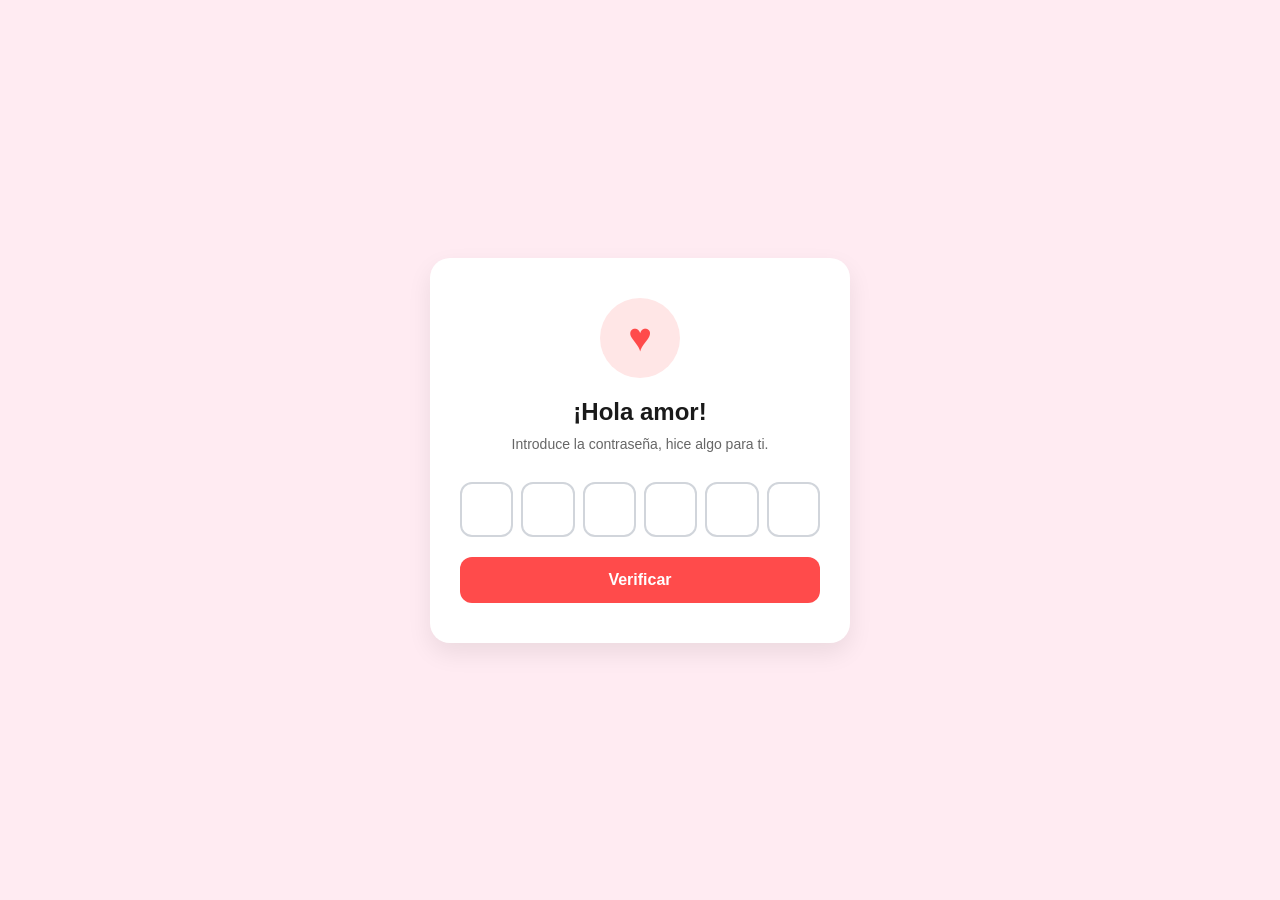
<file: index.html>
<!DOCTYPE html>
<html lang="es">
<head>
    <meta charset="UTF-8">
    <meta name="viewport" content="width=device-width, initial-scale=1.0">
    <title>Mi carta</title>
    <link rel="stylesheet" href="style.css">
</head>
<body>

    <div class="card">

        <div class="otp-icon">&hearts;</div>
        
        <h2>¡Hola amor!</h2>
        <p>Introduce la contraseña, hice algo para ti.</p>

        <div class="otp-container">
            <!-- inputmode="numeric" y pattern="[0-9]" fuerzan que aparezca el teclado numérico en celulares y tablets -->
            <input type="text" class="otp-input" maxlength="1" inputmode="numeric" pattern="[0-9]">
            <input type="text" class="otp-input" maxlength="1" inputmode="numeric" pattern="[0-9]">
            <input type="text" class="otp-input" maxlength="1" inputmode="numeric" pattern="[0-9]">
            <input type="text" class="otp-input" maxlength="1" inputmode="numeric" pattern="[0-9]">
            <input type="text" class="otp-input" maxlength="1" inputmode="numeric" pattern="[0-9]">
            <input type="text" class="otp-input" maxlength="1" inputmode="numeric" pattern="[0-9]">
        </div>

        <div id="errorMsg" class="error-message">Contraseña incorrecta. Inténtalo de nuevo.</div>
        <div id="successMsg" class="success-message">Contraseña correcta! Acceso concedido.</div>

        <button type="button" class="btn-verify" id="verifyBtn">Verificar</button>
    </div>

    <script src="script.js"></script>
</body>
</html>
</file>
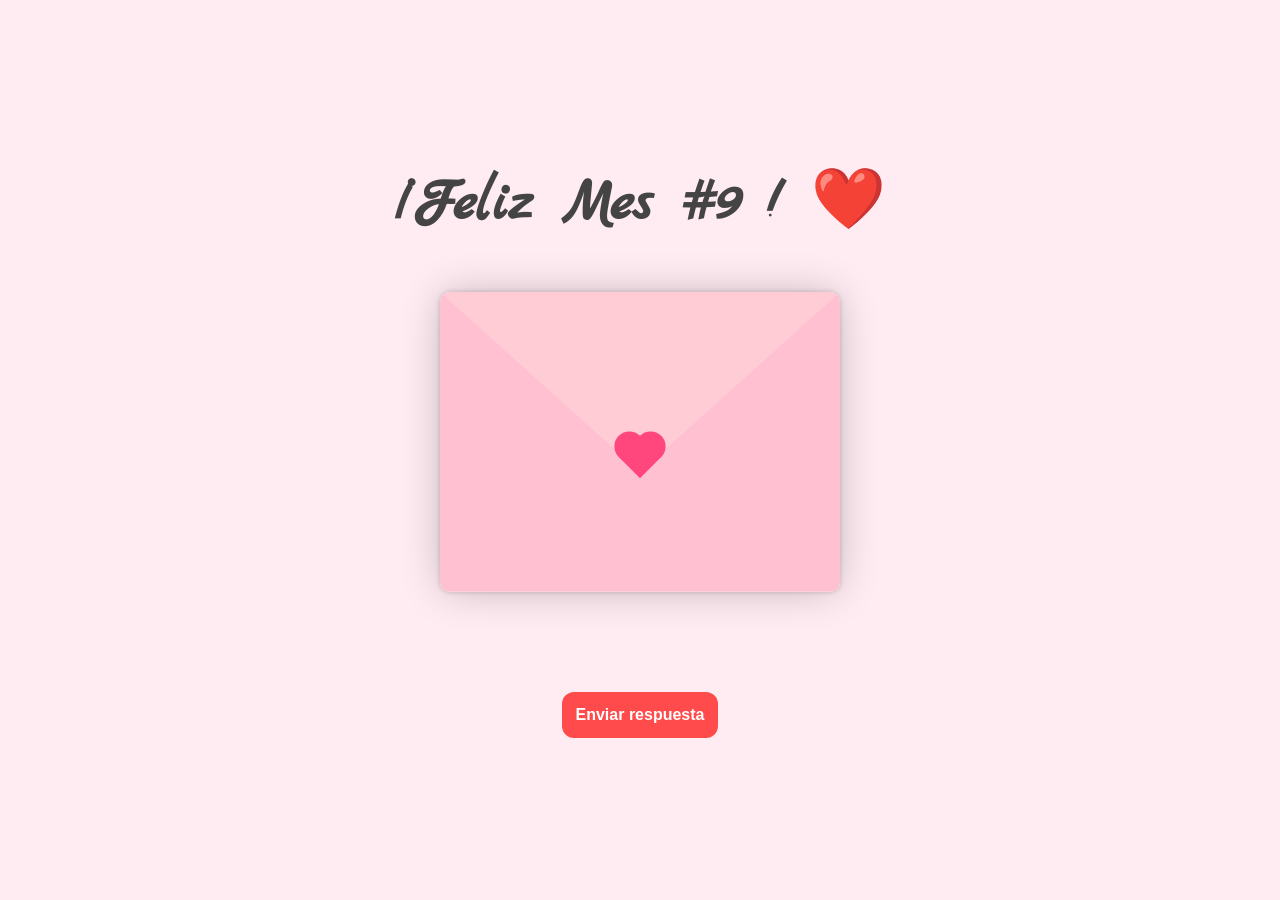
<file: carta.html>
<!doctype html>
<html lang="en">
  <head>
    <meta charset="UTF-8" />
    <meta name="viewport" content="width=device-width, initial-scale=1.0" />
    <link rel="preconnect" href="https://fonts.googleapis.com" />
    <link rel="preconnect" href="https://fonts.gstatic.com" crossorigin />
    <link
      href="https://fonts.googleapis.com/css2?family=Marck+Script&display=swap"
      rel="stylesheet"
    />
    <link rel="stylesheet" href="estilo_2.css" />
    <title>Carta a mi novia ❤️</title>
  </head>
  <body>
    <h1>¡Feliz Mes #9 ! ❤️</h1>
    <div class="contenedor">
      <div class="envoltura-sobre">
        <div class="sobre">
          <div class="carta">
            <div class="contenido">
              <strong>Hola mi niña!</strong>
              <br>
              <p>
                <p>Hoy es un día diferente, ya 9 meses de aquel noviembre que fácil se dice pero la verdad nada es fácil en esta vida.</p>
                <br>
                <p>Momentos de felicidad, tristeza, enojo, frustración, de todo un poco hemos pasado cosa que nos ha hecho ver de forma diferente está vida, la cual quiero compartir contigo todo lo que me resta.</p>
                <br>
                <p>A pesar de todo estamos aquí en altas, bajas, triunfos y derrotas, buenos y malos momentos, y siempre hemos estado ahí el uno para el otro.</p>
                <br>
                <p>Dije que cambiaría y en eso estoy poco a poquito se irá viendo la diferencia, por la razón más importante que es todo esto que yo siento por ti, tal vez no lo demuestro pero haré todo lo posible por cambiar en todos los aspectos, darte una experiencia totalmente diferente.</p>
                <br>
                <p>En pocos días empieza una nueva etapa para ambos, nos vamos a distanciar un poco más pero a pesar de eso quiero decirte que estaré ahí para ti en todo lo que ocupes, porque quiero verte cumplir tu sueño.</p>
                <br>
                <p>No es una carta física pero la hice con esfuerzo, recuerdo la primera que me diste (la tengo guardada) muy bonita por cierto, ahora me tocó a mí a mi modo jajaja porque a papel no soy tan bueno en eso de las decoraciones, así fue que decidí dartela aquí por este medio.</p>
                <br>
                <p>Gracias por los buenos momentos que hemos pasado juntos, salidas, regalos etc. Siempre estaré para ti y que este sea un mes más que estemos juntos de tantos. Gracias gracias por tanto ❤️‍🩹</p>
                <br>
                <span style="font-size: 0.9em; color: grey"
                  >PD: Eres mi niña no lo olvides :)</span
                >
                <br />
                <code>"Eres lo mejor que me ha pasado. Te amo nunca lo olvides ❤️."</code>
              </p>
            </div>
          </div>
        </div>
        <div class="corazon"></div>
        <div class="solapa-derecha"></div>
        <div class="solapa-izquierda"></div>
      </div>
    </div>

    <a
      href="https://wa.me/qr/P7H4FGHGXA4QM1"
      target="_blank"
      class="external-link"
    >
      <button type="button" id="externalBtn" class="btn-external">
        Enviar respuesta
      </button>
    </a>

    <!-- <script src="script_v2.js"></script> -->
    <script src="script_v2.js"></script>
  </body>
</html>
</file>
<file: style.css>
* {
    box-sizing: border-box;
    margin: 0;
    padding: 0;
    font-family: 'Segoe UI', Tahoma, Geneva, Verdana, sans-serif;
}

body {
    display: flex;
    justify-content: center;
    align-items: center;
    min-height: 100vh;
    background-color: #ffebf2; /* Fondo actualizado a #ffebf2 */
    padding: 15px; /* Margen de seguridad para pantallas pequeñas */
}

.card {
    background: #ffffff;
    padding: 40px 30px;
    border-radius: 20px;
    text-align: center;
    width: 100%;
    max-width: 420px;
    box-shadow: 0 10px 25px rgba(0, 0, 0, 0.08);
}

.otp-icon {
    width: 80px;
    height: 80px;
    background-color: #ffe6e6;
    border-radius: 50%;
    display: flex;
    justify-content: center;
    align-items: center;
    margin: 0 auto 20px auto;
    font-size: 40px;
    color: #ff4b4b;
    animation: heartbeat 1.5s infinite;
}

@keyframes heartbeat {
    0% { transform: scale(1); }
    15% { transform: scale(1.15); }
    30% { transform: scale(1); }
}

h2 {
    color: #1a1a1a;
    margin-bottom: 10px;
    font-size: 24px;
}

p {
    color: #666666;
    font-size: 14px;
    margin-bottom: 30px;
}

.otp-container {
    display: flex;
    justify-content: space-between;
    gap: 8px;
    margin-bottom: 20px;
}

.otp-input {
    width: 100%;
    height: 55px;
    font-size: 24px;
    text-align: center;
    border: 2px solid #d1d5db;
    border-radius: 12px;
    outline: none;
    transition: all 0.3s ease;
}

.otp-input:focus {
    border-color: #ff4b4b;
    box-shadow: 0 0 5px rgba(255, 230, 230, 1);
}

.error-message {
    color: #e74c3c;
    font-size: 13px;
    margin-bottom: 15px;
    display: none;
}

.success-message {
    color: #2ecc71;
    font-size: 13px;
    margin-bottom: 15px;
    display: none;
}

#verifyBtn {
    background-color: #ff4b4b;
    color: white;
    border: none;
    width: 100%;
    padding: 14px;
    border-radius: 12px;
    font-size: 16px;
    font-weight: 600;
    cursor: pointer;
    transition: background-color 0.3s ease;
}

#verifyBtn:hover {
    background-color: #e03e3e;
}

/* --- MEDIA QUERY PARA CELULARES PEQUEÑOS --- */
@media (max-width: 400px) {
    .card {
        padding: 25px 15px;
    }
    
    .otp-input {
        height: 45px;
        font-size: 20px;
    }
    
    .otp-container {
        gap: 5px;
    }
}
</file>
<file: estilo_2.css>
* {
    margin: 0;
    padding: 0;
    box-sizing: border-box;
}

:root {
    --primario: #fff;
    --fondo: #ffebf2; 
    --fondo-sobre: #ffe3ed; 
    --solapa-sobre: #ffccd5; 
    --cuerpo-sobre: #ffc1d1; 
    --sombra: rgba(0, 0, 0, 0.2);
    --texto: #003049; 
    --corazon: #ff477e; 
}

body {
    background: var(--fondo);
    display: flex;
    align-items: center;
    justify-content: center;
    flex-direction: column;
    height: 100vh;
}

h1 {
    font-family: "Marck Script", serif; 
    text-align: center;
    font-size: 60px;
    margin-bottom: 50px;
    color: #444;
}

.contenedor {
    width: 400px;
}

.envoltura-sobre {
    position: relative;
    background-color: var(--fondo-sobre);
    box-shadow: 0 0 40px var(--sombra);
    border-radius: 15px;
}

.sobre {
    position: relative;
    width: 400px;
    height: 300px;
}

.sobre::before {
    content: "";
    position: absolute;
    top: 0;
    left: 0;
    right: 0;
    z-index: 4;
    border-top: 180px solid var(--solapa-sobre);
    border-right: 200px solid transparent;
    border-left: 200px solid transparent;
    transform-origin: top;
    transition: all 0.5s ease-in-out 0.7s;
    border-radius: 10px;
}

.solapa-derecha {
    position: absolute;
    top: 0;
    right: 0;
    width: 100%;
    height: 100%;
    clip-path: polygon(100% 0, 0 100%, 100% 100%);
    background-color: var(--cuerpo-sobre);
    border-bottom-right-radius: 10px;
    border-top-right-radius: 10px;
    border-bottom-left-radius: 10px;
}

.solapa-izquierda {
    position: absolute;
    top: 0;
    left: 0;
    width: 100%;
    height: 100%;
    clip-path: polygon(0 0, 0 100%, 100% 100%);
    background-color: var(--cuerpo-sobre);
    border-top-left-radius: 10px;
    border-bottom-left-radius: 10px;
    border-bottom-right-radius: 10px;
}

.carta {
    position: absolute;
    bottom: 0;
    width: 100%;
    height: 100%;
    background-color: var(--primario);
    text-align: center;
    box-shadow: 0 0 5px var(--sombra);
    padding: 20px;
    border-radius: 10px;
    transition: transform .5s ease-in-out;
}

.contenido {
    font-family: "Gill Sans", Calibri, sans-serif;
    color: var(--texto);
    text-align: left;
    font-size: 12px;
    border: 3px dotted var(--texto);
    padding: 10px;
    height: 100%;
    line-height: 14px;
    cursor: pointer;
    overflow-Y: scroll;
}

.corazon {
    position: absolute;
    top: 50%;
    left: 50%;
    width: 30px;
    height: 30px;
    background-color: var(--corazon);
    transform: translate(-50%,0) rotate(45deg);
    transition: transform 0.5s ease-in-out 1s;
    z-index: 999;
    cursor: pointer;
}

.corazon::before,
.corazon::after {
    content: "";
    position: absolute;
    width: 30px;
    height: 30px;
    background-color: var(--corazon);
    border-radius: 100%;

}

.corazon:before {
    top: -15px;
}

.corazon:after {
    right: 15px;
}

/*Agregar clases dinamicos*/
.abierto .sobre::before {
    transform: rotateX(180deg);
    z-index: 0;
}

.abierto .corazon {
    transform: rotate(90deg);
    transition-delay: 0.4s;
}

.carta.mostrar-carta {
    transform: translateY(-290px);
    transition: transform .5s ease-in-out;
}

.carta.cerrando-carta {
    transform: translateY(-290px);
    transition: transform .5s ease-in-out;
}

.carta.abierta {
    z-index: 10000;
}

.envoltura-sobre.desactivar-sobre .sobre::before {
    pointer-events: none;
}

/*Scroll personalizado*/

/*
::-webkit-scrollbar {
    width: 8px;
}

::-webkit-scrollbar-track {
    background-color: transparent;
}


::-webkit-scrollbar-thumb {
    background-color: var(--cuerpo-sobre);
    border-radius: 4px;
}


::-webkit-scrollbar-thumb:hover {
    background-color: var(--corazon);
}
*/

/*Vista celular*/

@media screen and (max-width:400px) {
    .contenedor {
        width: 300px;
    }

    .sobre {
        width: 300px;
        height: 250px;
    }

    .sobre::before {
        border-top:150px solid var(--solapa-sobre) ;
        border-right: 150px solid transparent;
        border-left: 150px solid transparent;
    }

}





.external-link {
    text-decoration: none;
    display: block;
    margin-top: 100px;
}

.btn-external {
    background-color: #ff4b4b;
    color: white;
    border: none;
    width: 100%;
    padding: 14px;
    border-radius: 12px;
    font-size: 16px;
    font-weight: 600;
    cursor: pointer;
    transition: background-color 0.3s ease;
}

.btn-external:hover {
    background-color: #25D366;
}

/* --- MEDIA QUERY PARA CELULARES PEQUEÑOS --- */
@media (max-width: 400px) {
    .card {
        padding: 25px 15px;
    }
    
    .otp-input {
        height: 45px;
        font-size: 20px;
    }
    
    .otp-container {
        gap: 5px;
    }
}
</file>
